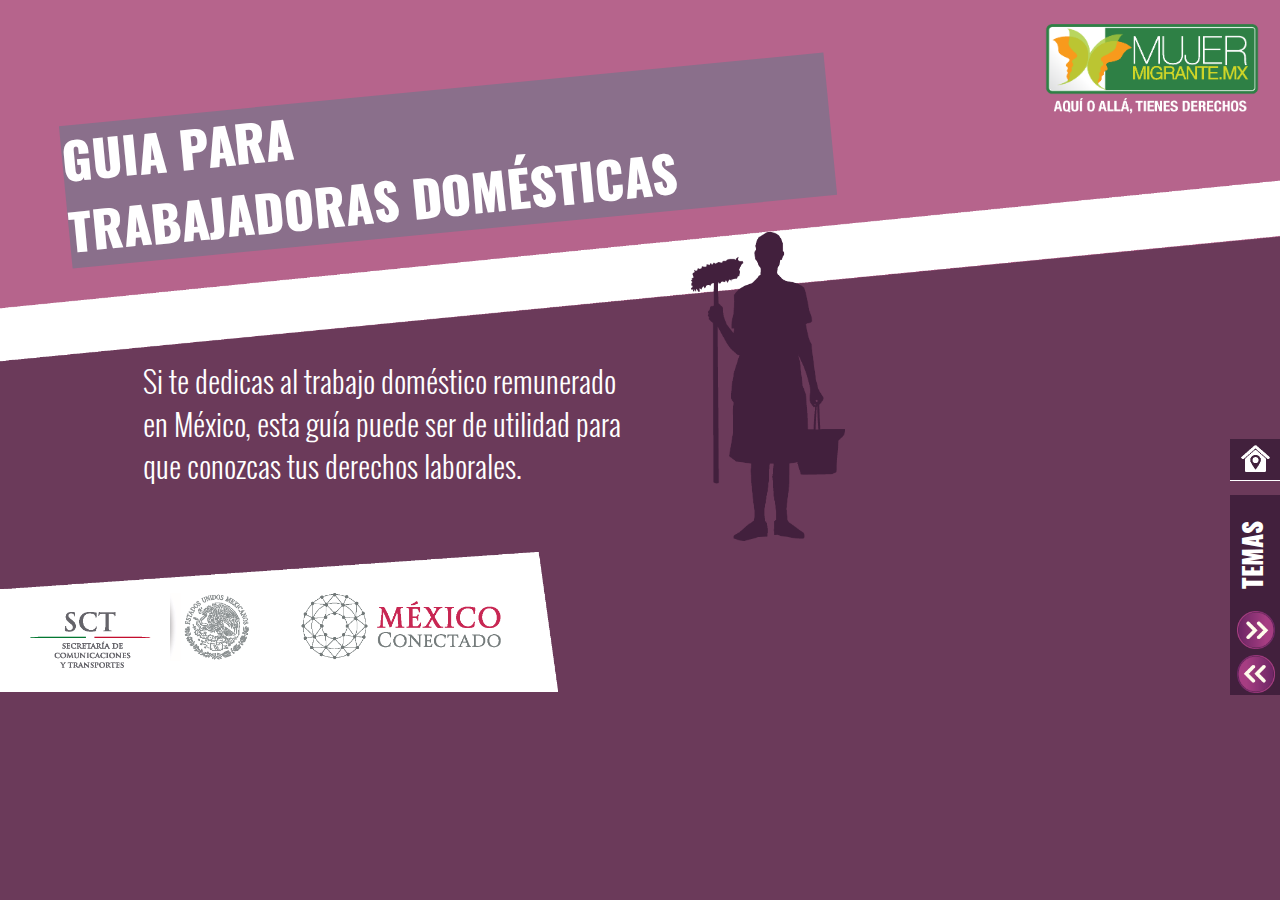
<file: index.html>
<!DOCTYPE HTML>
<html>
  <head>
    <meta http-equiv="content-type" content="text/html; charset=utf-8">
    <link href="css/bootstrap.css" rel="stylesheet" />
    <link href="css/style.css" rel="stylesheet" />
    <link href="css/index.css" rel="stylesheet" />
    <script type="text/javascript" src="js/jquery.js"></script>
    <script type="text/javascript" src="js/bootstrap.min.js"></script>
    <script type="text/javascript" src="js/personal.js"></script>
    <title>Index</title>
  </head>
  <body id='index'>
    <div id='cont'>
      <div id="home">
        <a href='index.html'>
          <img src='css/img/Home.png'>
        </a>
      </div>
      <div id="menu">
        <div id="txt">
          TEMAS
        </div>
        <div id="next">
           <a href='decalogo_derechos.html'><img src='css/img/H1.Next.png' class=''></a>
        </div>
        <div id="back">
          <img src='css/img/H1.back.png' class=''>
        </div>
      </div>
      <div id="sub-menu">
        <ul>
          <a href='decalogo_derechos.html'><li class='ln opt'>Decálogo de derechos laborales</li></a>
          <a href='defiende_derechos.html'><li class='ln opt'>Defiende tus derechos</li></a>
          <a href="hablemos_seguridad.html"><li class='ln opt'>Hablemos de seguridad social</li></a>
          <a href="conoce_cifras.html"><li class='opt'>Conoce las cifras</li></a>
        </ul>
      </div>
    </div>
    <div id="mm">
      <img src='css/img/H1.Logo MM.png'>
    </div>
    <div class="top">
      <img src='css/img/H1.top.png' class='top'>
    </div>
    <div id="header">
      GUIA PARA <br> TRABAJADORAS DOMÉSTICAS
    </div>
    <div id='int-mt' class="text col-xs-10 col-sm-5 col-md-5">
      Si te dedicas al trabajo doméstico remunerado
      en México, esta guía puede ser de utilidad para
      que conozcas tus derechos laborales.
    </div>
    <div class="col-xs-6 col-sm-3 col-md-2 col-xs-offset-3 col-sm-offset-0">
      <img src='css/img/H1.Silueta.png' class='col-xs-12 col-sm-12 col-md-12'>
    </div>
    <div class="col-xs-12 col-sm-7 col-md-6 logos">
      <img src='css/img/H1.Logos portal.png' class='col-xs-12 col-md-11 logos'>
    </div>
  </body>
</html>
</file>
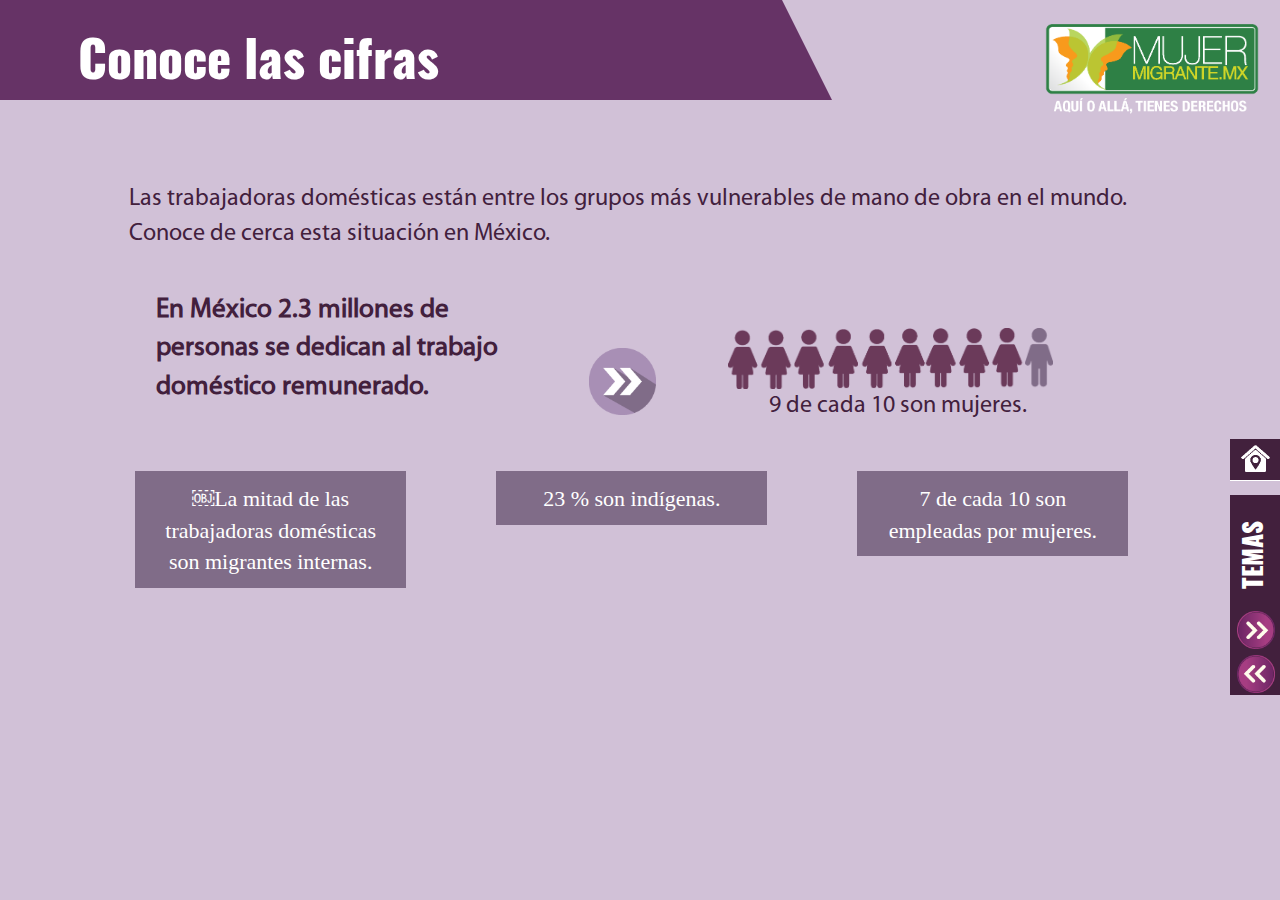
<file: conoce_cifras.html>
<!DOCTYPE HTML>
<html>
  <head>
    <meta http-equiv="content-type" content="text/html; charset=utf-8">
    <link href="css/bootstrap.css" rel="stylesheet" />
        <link href="css/style.css" rel="stylesheet" />
   <link href="css/dd.css" rel="stylesheet" />
    <script type="text/javascript" src="js/jquery.js"></script>
    <script type="text/javascript" src="js/bootstrap.min.js"></script>
     <script type="text/javascript" src="js/personal.js"></script>
   <script type="text/javascript" src="js/con_ci.js"></script>


    <title>Conoce cifras</title>
  </head>
 <body id='color'>
    <div id='cont'>
    <div id="home">
        <a href='index.html'>
          <img src='css/img/Home.png'>
        </a>
      </div>
      <div id="menu">
        <div id="txt">
          TEMAS
        </div>
        <div id="next">
          <img src='css/img/H1.Next.png' class=''>
        </div>
        <div id="back">
          <img src='css/img/H1.back.png' class=''>
        </div>
      </div>
      <div id="sub-menu">
        <ul>
           <a href='decalogo_derechos.html'><li class='ln opt'>Decálogo de derechos laborales</li></a>
          <a href='defiende_derechos.html'><li class='ln opt'>Defiende tus derechos</li></a>
          <a href="hablemos_seguridad.html"><li class='ln opt'>Hablemos de seguridad social</li></a>
          <a href="conoce_cifras.html"><li class='opt'>Conoce las cifras</li></a>
        </ul>
      </div>
    </div>
    <div id="mm">
      <img src='css/img/H1.Logo MM.png'>
    </div>

    <div class="oculto" id="cero">
      <div id="trapezoid">
        <div id='top-tittle' class='mar-left' >Conoce las cifras</div>
      </div>
      <div class="col-xs-11 col-md-11 ptext">
        <div class="mar-left">
          <p class='space2'>
          Las trabajadoras domésticas están entre los grupos más vulnerables de mano de obra en el mundo. Conoce de cerca esta situación en México.
          </p>
           </div>
      <div class="col-xs-11 col-md-12 ptext">
        <div class="mar-left">
        <div class="col-xs-8 col-md-5 ptext abajo2">

          <p class='space2 bigText'>En México 2.3 millones de personas se dedican al trabajo doméstico remunerado.</p>
        </div>
          <div class="col-xs-8 col-md-5 ptext">
              <img id="flecha" class="col-xs-5 col-md-3" src="css/img/H38 Icono.png">
        </div>
          <div class="col-xs-8 col-sm-7   col-md-5 col-md-offset-1  abajo2">
              <img id="flecha_w" class="col-xs-12 col-sm-11  col-md-11 col-md-offset-1" src="css/img/H38 Imagen.png">
               <p class=' col-md-offset-3 col-sm-12 col-md-12 bigText2'>   9 de cada 10 son mujeres.</p>
        </div>

          
        </div>
        <div class="col-xs-12 col-md-12 prin_sq">
        <div class="col-xs-7 col-sm-3  col-md-3 col-sm-offset-1 abajo2  sqSmall">
              
               <p class="w_sq">￼La mitad de las trabajadoras domésticas son migrantes internas.</p>
        </div>
        <div class="col-xs-7 col-sm-3  col-md-3 col-sm-offset-1 abajo2  sqSmall">
              
               <p class="w_sq">23 % son indígenas.</p>
        </div>

         <div class="col-xs-7 col-sm-3  col-md-3 col-sm-offset-1 abajo2  sqSmall">
              
               <p class="w_sq">7 de cada 10 son empleadas por mujeres.</p>
        </div>
        </div>

        </div>
      </div>
   
    </div>

     <div class="oculto" id="uno">
      <div id="top-tittle3" class="mar-left">Recuerda</div>
      
       <div class="col-xs-12 col-md-11">
        <img class="col-xs-12 col-md-12 col-md-offset-1" src="css/img/H39 Esquema.png">
       </div>
      <div class="col-xs-11 col-md-12 ptext">
       
        <div class="col-xs-12 col-md-12 prin_sq">
        <div class="col-xs-7 col-sm-3  col-md-3 col-sm-offset-1 abajo2  sqSmall">
              
               <p class="w_sq">￼￼La edad promedio es de 35 años. 5 % son menores de edad.</p>
        </div>
        <div class="col-xs-7 col-sm-3  col-md-3 col-md-offset-1 col-sm-offset-1 abajo2  sqSmall">
              
               <p class="w_sq">La mitad no ha concluido la educación básica.</p>
        </div>

         <div class="col-xs-7 col-sm-3  col-md-3 col-md-offset-1  col-sm-offset-1 abajo2 sqSmall">
              
               <p class="w_sq">62 % tiene dependientes económicos.</p>
        </div>
        </div>

       
      </div>
   
    </div>

     <div id="dos" class='oculto'>
        <div id="top-tittle3">Para terminar</div>
      <div id="d_s">
      <div id="im-1" class='col-xs-6 col-sm-3 col-md-3 col-xs-offset-3 col-sm-offset-0'>
        <img src='css/img/H40 Imagen.png' class='col-xs-12 col-md-11'>
      </div>
      <div class="col-xs-10 col-sm-7 col-md-7 ptext">
        <p>
          Como te darás cuenta, es importante que el trabajo doméstico sea valorado como tal para que se respeten los derechos de las personas que se dedican a él. <br> <br> Si esta información fue útil para ti, te invitamos a compartirla y correr la voz, pues hace falta que más personas tomen conciencia sobre los derechos laborales para lograr una sociedad más justa y equitativa.
        </p>
      </div>

       <div id="im-1" class='col-xs-7 col-sm-4 col-md-4 col-xs-offset-2 col-sm-offset-0'>
        <img id="fuent" src='css/img/H40 Fuentes.png' class='col-xs-12 col-sm-12 col-md-9 mouse' data-toggle="modal" data-target="#myModal22">
      </div>

        <!--Modal inicio-->
    <div class="modal fade" id="myModal22" tabindex="-1" role="dialog" aria-labelledby="myModalLabel">
      <div class="modal-dialog modal-md" role="document">
        <div class="modal-content m1">
          <div id='head-m0'class="modal-header">
            <button type="button" class="close" data-dismiss="modal" aria-label="Close"><span aria-hidden="true">&times;</span></button>
            <h4 class="modal-title" id="myModalLabel"></h4>
          </div>
          <div class="modal-body">
           
            <a target='_blank' href="http://beijing20.unwomen.org/es/infographic/economy"><p>http://beijing20.unwomen.org/es/infographic/economy</p></a>
             <a target='_blank' href="http://www.caceh.org.mx/resources/Carta.pdf"><p>http://www.caceh.org.mx/resources/Carta.pdf</p></a>
              <a target='_blank' href="http://www.caceh.org.mx/resources/CACEHEMPLEADORASlow.pdf"><p>http://www.caceh.org.mx/resources/CACEHEMPLEADORASlow.pdf</p></a>
             <a target='_blank' href="http://cedoc.inmujeres.gob.mx/documentos_download/101245.pdf"><p>http://cedoc.inmujeres.gob.mx/documentos_download/101245.pdf</p></a>
              <a target='_blank' href="http://www.conapred.org.mx/userfiles/files/TH_completo_FINAL_INACCSS.pdf"><p>http://www.conapred.org.mx/userfiles/files/TH_completo_FINAL_INACCSS.pdf</p></a>
             <a target='_blank' href="http://www.conapred.org.mx/documentos_cedoc/DocInfo-TrabsHog-30Marzo2015_INACCSS.pdf"><p>http://www.conapred.org.mx/documentos_cedoc/DocInfo-TrabsHog-30Marzo2015_INACCSS.pdf</p></a>
            <a target='_blank' href="http://www.imss.gob.mx/tramites/imss02030a"><p>http://www.imss.gob.mx/tramites/imss02030a</p></a>
            <a target='_blank' href="http://www.unwomen.org/~/media/headquarters/attachments/sec- tions/library/publications/2015/legislacion%20mex icana%20y%20derechos%20de%20las%20 trabajadoras%20migrantes.pdf"><p>http://www.unwomen.org/~/media/headquarters/attachments/sec- tions/library/publications/2015/legislacion%20mex icana%20y%20derechos%20de%20las%20 trabajadoras%20migrantes.pdf</p></a>
          </div>
        </div>
      </div>
    </div>
    <!--Modal fin-->
      </div>
     
    </div>


 


  </body>
</html>
</file>
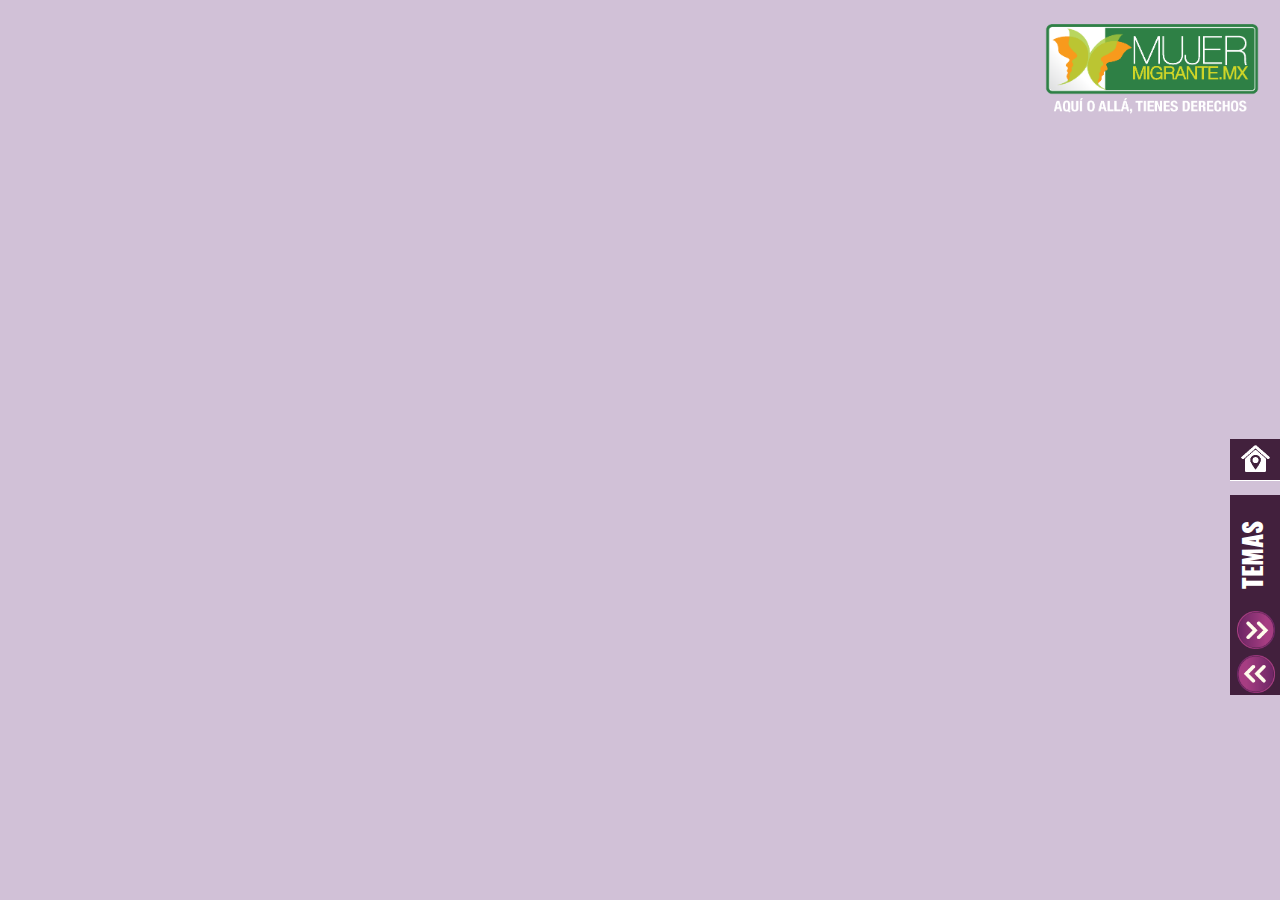
<file: decalogo_derechos.html>
<!DOCTYPE HTML>
<html>
  <head>
    <meta http-equiv="content-type" content="text/html; charset=utf-8">
    <link href="css/bootstrap.css" rel="stylesheet" />
    <link href="css/style.css" rel="stylesheet" />
    <link href="css/dec_der.css" rel="stylesheet" />
    <script type="text/javascript" src="js/jquery.js"></script>
    <script type="text/javascript" src="js/bootstrap.min.js"></script>
    <script type="text/javascript" src="js/dec_der.js"></script>
    <title>Defiende tus derechos</title>
  </head>
  <body id='color'>
    <div id='cont'>
      <div id="home">
        <a href='index.html'>
          <img src='css/img/Home.png'>
        </a>
      </div>
      <div id="menu">
        <div id="txt">
          TEMAS
        </div>
        <div id="next">
          <img src='css/img/H1.Next.png' class=''>
        </div>
        <div id="back">
          <img src='css/img/H1.back.png' class=''>
        </div>
      </div>
      <div id="sub-menu">
        <ul>
          <a href='decalogo_derechos.html'><li class='ln opt'>Decálogo de derechos laborales</li></a>
          <a href='defiende_derechos.html'><li class='ln opt'>Defiende tus derechos</li></a>
          <a href="hablemos_seguridad.html"><li class='ln opt'>Hablemos de seguridad social</li></a>
          <a href="conoce_cifras.html"><li class='opt'>Conoce las cifras</li></a>
        </ul>
      </div>
    </div>
    <div id="mm">
      <img src='css/img/H1.Logo MM.png'>
    </div>
    <div id="cero" class='content'>
      <div id="trapezoid">
        <div id='top-tittle' class='mar-left' >Decálogo de derechos</div>
      </div>
      <div class="col-xs-10 col-sm-6 col-md-6 ptext">
        <div class="mar-left">
          <p class='espacio'>
            Los derechos laborales forman parte de los derechos
            humanos universales, y es de suma importancia
            hacerlos valer dentro de los ámbitos de trabajo
            doméstico, donde lamentablemente suelen ser
            ignorados. Su propósito es respetar la dignidad
            humana y cubrir las necesidades básicas en el
            mundo del trabajo.
          </p>
          <p>
            Puedes encontrar los derechos de las trabajadoras
            del hogar en el título sexto,capítulo XIII de la Ley
            Federal del Trabajo. En esta guía podrás conocer
            los diez principales.
          </p>
        </div>
      </div>
      <div class="col-xs-7 col-sm-5 col-md-5 col-xs-offset-2 col-sm-offset-0">
        <img src='css/img/H3. Imagen.png' id='im-h3' class='col-xs-8 col-md-6'>
      </div>
      <div class="col-xs-12 col-md-12">
        <a href='http://www.caceh.org.mx/resources/Carta.pdf' target='_blank'>
          <div class="col-xs-8 col-sm-4 col-md-4 div-sp mar-left">
            Si te interesa saber más del tema,
            consulta la Carta de derechos
            de las trabajadoras del hogar.
          </div>
        </a>
        <div id='im-2' class="col-xs-8 col-sm-5 col-md-4">
          <img src='css/img/H3.Pregunta.png' class='col-xs-12 col-md-12' data-toggle="modal" data-target="#myModal">
        </div>
      </div>
    </div>
    <!--Modal inicio-->
    <div class="modal fade" id="myModal" tabindex="-1" role="dialog" aria-labelledby="myModalLabel">
      <div class="modal-dialog modal-lg" role="document">
        <div class="modal-content m0">
          <div id='head-m0'class="modal-header">
            <button type="button" class="close" data-dismiss="modal" aria-label="Close"><span aria-hidden="true">&times;</span></button>
            <h4 class="modal-title" id="myModalLabel"></h4>
          </div>
          <div class="modal-body">
            <p>
              Las trabajadoras migrantes tienen los mismos derechos que las mexicanas. Además,
              tienen el derecho a conservar su documento migratorio. Si la persona empleadora lo
              AQUÍ O ALLÁ, TIENES DERECHOS
              retiene, está cometiendo un delito.
            </p>
            <p>
              Si eres migrante, recuerda que también puedes obtener autorización para trabajar como
              empleada del hogar. Estos son los pasos que tienen que seguir tú y tu empleadora.
            </p>
            <p>
              <ol>
                <li>La empleadora debe estar inscrita como tal en el Instituto Nacional de Migración (INM).</li>
                <li>La empleadora presenta una oferta de trabajo al INM para solicitar la autorización de visa de la trabajadora.</li>
                <li>Después de verificar la oferta, el INM otorga un número único de trámite (NUT)</li>
                <li>La oficina consular realiza una entrevista a la trabajadora para comprobar la información obtenida.</li>
                <li>El INM autoriza la visa de visitante con permiso para realizar actividades remuneradas o la de residente temporal, dependiendo de la temporalidad de la oferta de empleo.</li>
                <li>La oficina consular expide la visa y se la entrega a la trabajadora migrante, quien al ingresar a México tendrá que tramitar una cita ante el INM, llenar una solicitud, presentar los documentos requeridos y realizar el pago correspondiente.</li>
                <li>El costo de la tarjeta de residente temporal con permiso de trabajo ante el INM es de $3,242.99 al año, aunque este pago no es requerido en el caso de migrantes que reciban el salario mínimo o menos.</li>
              </ol>
            </p>
          </div>
        </div>
      </div>
    </div>
    <!--Modal fin-->
    <div id="uno" class='content'>
      <div class="head col-xs-12 col-md-12">
        1. Contrato
      </div>
      <div id="" class='col-xs-6 col-sm-3 col-md-3 col-xs-offset-3 col-sm-offset-0'>
        <img src='css/img/H5.Imagen.png' class='col-xs-12 col-md-11'>
      </div>
      <div class="col-xs-10 col-sm-7 col-md-7 ptext">
        Es un trato o arreglo que debes hacer con tu patrona o
        patrón desde un inicio. En él se definirán las condiciones
        laborales mínimas (derechos y obligaciones) que tienen
        que cumplir ambas partes. El contrato puede ser por
        escrito o verbal, y tiene el mismo valor ante la ley en
        cualquiera de los dos casos, aunque es preferible el
        primero. Si tu contrato es verbal, te recomendamos
        contar con un testigo para tener pruebas.
      </div>
      <div id=''class="img-bot col-xs-12 col-md-12">
        <a href='http://www.caceh.org.mx/resources/CONVENIO-PARA-EL-TRABAJO-DEL%20HOGAR.pdf' target='_blank'>
          <div class="div-sp separacion col-xs-8 col-sm-3 col-md-3 col-xs-offset-1 col-md-offset-1">
            Descarga aquí un ejemplo de contrato escrito.
          </div>
        </a>
        <img src='css/img/H5.Icono.png' class='separacion col-xs-5 col-sm-2 col-md-2 col-xs-offset-3 col-md-offset-1 mouse' data-toggle="modal" data-target="#myModal1-2">
        <div id="im-3">
          <img src='css/img/H5.Pregunta.png' class='col-xs-10 col-sm-4 col-md-4 col-xs-offset-1 col-md-offset-1 mouse' data-toggle="modal" data-target="#myModal1">
        </div>
      </div>
    </div>
    <!--Modal inicio-->
    <div class="modal fade" id="myModal1-2" tabindex="-1" role="dialog" aria-labelledby="myModalLabel">
      <div class="modal-dialog modal-sm" role="document">
        <div class="modal-content m1">
          <div id='head-m0'class="modal-header">
            <button type="button" class="close" data-dismiss="modal" aria-label="Close"><span aria-hidden="true">&times;</span></button>
            <h4 class="modal-title" id="myModalLabel"></h4>
          </div>
          <div class="modal-body">
            <p>
              Solo 1 de cada 10 personas dedicadas al
              trabajo doméstico en México cuentan
              con contrato laboral por escrito
            </p>
          </div>
        </div>
      </div>
    </div>
    <!--Modal fin-->
    <!--Modal inicio-->
    <div class="modal fade" id="myModal1" tabindex="-1" role="dialog" aria-labelledby="myModalLabel">
      <div class="modal-dialog " role="document">
        <div class="modal-content m0">
          <div id='head-m0'class="modal-header">
            <button type="button" class="close" data-dismiss="modal" aria-label="Close"><span aria-hidden="true">&times;</span></button>
            <h4 class="modal-title" id="myModalLabel"></h4>
          </div>
          <div class="modal-body">
            <p>
              Algunos de los aspectos que se deben incluir en el contrato son:
            </p>
            <p>
              <ul>
                <li>Datos generales de ambas partes.</li>
                <li>Duración de la relación de trabajo.</li>
                <li>Trabajo o actividad por la cual eres contratada.</li>
                <li>Lugar donde se presta el trabajo.</li>
                <li>Duración de la jornada y horario de trabajo.</li>
                <li>Salario: forma, monto y día de pago.</li>
                <li>Prestaciones: días de descanso, vacaciones y aguinaldo.</li>
                <li>Condiciones o permisos especiales.</li>
              </ul>
            </p>
          </div>
        </div>
      </div>
    </div>
    <!--Modal fin-->
    <div id="dos" class='content'>
      <div class="head col-xs-12 col-md-12">
        2. Salario
      </div>
      <div id="im-1" class='col-xs-6 col-sm-3 col-md-3  col-xs-offset-3 col-sm-offset-0'>
        <img src='css/img/H5.Imagen.png' class='col-xs-12 col-sm-11 col-md-11'>
      </div>
      <div class="col-xs-10 col-sm-7 col-md-7 ptext">
        Consiste en una remuneración que garantice a ti y a tu
        familia una mejor calidad de vida. Tu salario debe ser
        determinado por la cantidad de trabajo y tamaño de la
        vivienda, así como el número de personas y mascotas
        atendidas.
      </div>
      <div id=''class="img-bot col-xs-12 col-md-12">
        <div id="im-2">
          <img src='css/img/H5.Icono.png' class='col-xs-3 col-sm-2 col-md-2 col-xs-offset-2 col-md-offset-2 mouse separacion' data-toggle="modal" data-target="#myModal2-2">
        </div>
        <div id="im-3">
          <img src='css/img/H8.Pregunta.png' class='col-xs-8 col-sm-4 col-md-4 col-xs-offset-2 col-md-offset-2 mouse' data-toggle="modal" data-target="#myModal2">
        </div>
      </div>
    </div>
    <!--Modal inicio-->
    <div class="modal fade" id="myModal2-2" tabindex="-1" role="dialog" aria-labelledby="myModalLabel">
      <div class="modal-dialog modal-sm" role="document">
        <div class="modal-content ">
          <div id='head-m0'class="modal-header">
            <button type="button" class="close" id='white'data-dismiss="modal" aria-label="Close"><span aria-hidden="true">&times;</span></button>
            <h4 class="modal-title" id="myModalLabel"></h4>
          </div>
          <div class="modal-body">
            <div class='row'>
              <img src='css/img/H8. Ventana icono.png' class='col-xs-12 col-md-12'>
            </div>
          </div>
        </div>
      </div>
    </div>
    <!--Modal fin-->
    <!--Modal inicio-->
    <div class="modal fade" id="myModal2" tabindex="-1" role="dialog" aria-labelledby="myModalLabel">
      <div class="modal-dialog " role="document">
        <div class="modal-content m0">
          <div id='head-m0'class="modal-header">
            <button type="button" class="close" data-dismiss="modal" aria-label="Close"><span aria-hidden="true">&times;</span></button>
            <h4 class="modal-title" id="myModalLabel"></h4>
          </div>
          <div class="modal-body">
            <p>
              Algunos de los aspectos que se deben incluir en el contrato son:
            </p>
            <p>
              <ul>
                <li>El salario mínimo profesional de la zona donde trabajas.</li>
                <li>El salario base que ganan otras trabajadoras del hogar que realicen un trabajo similar.</li>
                <li>La jornada de trabajo por día y el pago de horas extra, si las hay.</li>
              </ul>
            </p>
          </div>
        </div>
      </div>
    </div>
    <!--Modal fin-->
    <div id="tres" class='content'>
      <div class="head col-xs-12 col-md-12">
        3. Jornada <br class='space'>por semana
      </div>
      <div id="im-1" class='col-xs-6 col-sm-3 col-md-3 col-xs-offset-3 col-sm-offset-0'>
        <img src='css/img/H10.Imagen.png' class='col-xs-12 col-sm-11 col-md-11'>
      </div>
      <div class="col-xs-10 col-sm-7 col-md-7 ptext">
        <p>
          La jornada regular es de 48 horas de trabajo repartidas
          en 6 días y un día de descanso obligatorio semanal
          (preferentemente el domingo) que también debe
          incluirse en el pago.
        </p>
        <p>
          Si de vez en cuando trabajas la semana completa sin día
          de descanso, se debe pagar un salario doble por ese día.
        </p>
      </div>
      <div id=''class="img-bot col-xs-12 col-sm-12 col-md-12">
        <div id="im-2">
          <img src='css/img/H5.Icono.png' class='col-xs-3 col-sm-2 col-md-2 col-xs-offset-2 col-md-offset-2 mouse separacion'data-toggle="modal" data-target="#myModal3-2">
        </div>
        <div id="im-3">
          <img src='css/img/H10. Pregunta.png' class='col-xs-8 col-sm-4 col-md-4 col-xs-offset-2 col-md-offset-2 mouse' data-toggle="modal" data-target="#myModal3">
        </div>
      </div>
    </div>
    <!--Modal inicio-->
    <div class="modal fade" id="myModal3-2" tabindex="-1" role="dialog" aria-labelledby="myModalLabel">
      <div class="modal-dialog modal-sm" role="document">
        <div class="modal-content m1">
          <div id='head-m0'class="modal-header">
            <button type="button" class="close" data-dismiss="modal" aria-label="Close"><span aria-hidden="true">&times;</span></button>
            <h4 class="modal-title" id="myModalLabel"></h4>
          </div>
          <div class="modal-body">
            <p>
              El 46% trabaja más de 8 horas al día.
            </p>
          </div>
        </div>
      </div>
    </div>
    <!--Modal fin-->
    <!--Modal inicio-->
    <div class="modal fade" id="myModal3" tabindex="-1" role="dialog" aria-labelledby="myModalLabel">
      <div class="modal-dialog " role="document">
        <div class="modal-content m0">
          <div id='head-m0'class="modal-header">
            <button type="button" class="close" data-dismiss="modal" aria-label="Close"><span aria-hidden="true">&times;</span></button>
            <h4 class="modal-title" id="myModalLabel"></h4>
          </div>
          <div class="modal-body">
            <p>
              Es obligación de la empleadora respetar tu día de descanso o
              remunerarlo de acuerdo a la ley. Al mismo tiempo, es tu obligación
              cumplir con la jornada semanal y no faltar sin causa justificada.
            </p>
          </div>
        </div>
      </div>
    </div>
    <!--Modal fin-->
    <div id="cuatro" class='content'>
      <div class="head col-xs-12 col-md-12">
        4. Días de  <br class='space'>descanso
      </div>
      <div id="im-1" class='col-xs-6 col-sm-3 col-md-3 col-xs-offset-3 col-sm-offset-0'>
        <img src='css/img/H12.Imagen.png' class='col-xs-12 col-sm-11 col-md-11'>
      </div>
      <div class="col-xs-10 col-sm-7 col-md-7 ptext">
        <p>
          Hay días de descanso obligatorio o días feriados
          marcados por la Ley Federal del Trabajo, los cuales
          deben ser pagados como si se trabajaran. Si decides
          voluntariamente trabajar alguno de estos días y no se
          intercambia por otro día de descanso, deberá ser
          pagado con un salario triple.
        </p>
      </div>
      <div id=''class="img-bot col-xs-12 col-sm-12 col-md-12">
        <div id="im-3">
          <img src='css/img/H12.Pregunta.png' class='col-xs-8 col-sm-4 col-md-4 col-xs-offset-2 col-sm-offset-6 col-md-offset-6 mouse' data-toggle="modal" data-target="#myModal4">
        </div>
      </div>
    </div>
    <!--Modal inicio-->
    <div class="modal fade" id="myModal4" tabindex="-1" role="dialog" aria-labelledby="myModalLabel">
      <div class="modal-dialog " role="document">
        <div class="modal-content m0">
          <div id='head-m0'class="modal-header">
            <button type="button" class="close" data-dismiss="modal" aria-label="Close"><span aria-hidden="true">&times;</span></button>
            <h4 class="modal-title" id="myModalLabel"></h4>
          </div>
          <div class="modal-body">
            <p>
              Los días marcados por la ley son:
            </p>
            <p>
              <ul>
                <li>El 1 de enero (Año Nuevo).</li>
                <li>El 5 de febrero (Día de la Constitución Mexicana).</li>
                <li>El 21 de marzo (Natalicio de Benito Juárez).</li>
                <li>El 1 de mayo (Día del Trabajo).</li>
                <li>El 16 de septiembre (Día de la Independencia de México).</li>
                <li>El 20 de noviembre (Día de la Revolución Mexicana).</li>
                <li>El 25 de diciembre (Navidad).</li>
              </ul>
            </p>
          </div>
        </div>
      </div>
    </div>
    <!--Modal fin-->
    <div id="cinco" class='content'>
      <div class="head col-xs-12 col-md-12">
        5. Vacaciones
      </div>
      <div id="im-1" class='col-xs-6 col-sm-3 col-md-3 col-xs-offset-3 col-sm-offset-0'>
        <img src='css/img/H14 Imagen.png' class='col-xs-12 col-sm-11 col-md-11'>
      </div>
      <div class="col-xs-10 col-sm-7 col-md-7 ptext">
        <p>
          Son un periodo de descanso con goce de salario que
          debes recibir en días laborales. Generalmente se
          otorgan al cumplir un año de servicio prestado y
          aumentan a través de los años de trabajo.
        </p>
        <p>
          También tienes derecho a recibir la prima vacacional,
          que es un pago adicional generado en el periodo de
          descanso. Esta no debe ser menor al 25 % del salario
          que te corresponde recibir durante tus vacaciones.
        </p>
      </div>
      <div id=''class="img-bot col-xs-12 col-sm-12 col-md-12">
        <div id="im-2">
          <img src='css/img/H5.Icono.png' class='col-xs-3 col-sm-2 col-md-2 col-xs-offset-2 col-sm-offset-2 col-md-offset-2 mouse separacion' data-toggle="modal" data-target="#myModal5-2">
        </div>
        <div id="im-3">
          <img src='css/img/H14.Tip.png' class='col-xs-7 col-sm-3 col-md-3 col-xs-offset-2 col-sm-offset-2 col-md-offset-2 mouse' data-toggle="modal" data-target="#myModal5">
        </div>
      </div>
    </div>
    <!--Modal inicio-->
    <div class="modal fade" id="myModal5-2" tabindex="-1" role="dialog" aria-labelledby="myModalLabel">
      <div class="modal-dialog modal-sm" role="document">
        <div class="modal-content m1">
          <div id='head-m0'class="modal-header">
            <button type="button" class="close" data-dismiss="modal" aria-label="Close"><span aria-hidden="true">&times;</span></button>
            <h4 class="modal-title" id="myModalLabel"></h4>
          </div>
          <div class="modal-body">
            <p>
              Solo una tercera parte de las trabajadoras tiene
              vacaciones con goce de sueldo.
            </p>
            <p>
              Solo 2 de cada 10 reciben prima vacacional.
            </p>
          </div>
        </div>
      </div>
    </div>
    <!--Modal fin-->
    <!--Modal inicio-->
    <div class="modal fade" id="myModal5" tabindex="-1" role="dialog" aria-labelledby="myModalLabel">
      <div class="modal-dialog " role="document">
        <div class="modal-content m0">
          <div id='head-m0'class="modal-header">
            <button type="button" class="close" data-dismiss="modal" aria-label="Close"><span aria-hidden="true">&times;</span></button>
            <h4 class="modal-title" id="myModalLabel"></h4>
          </div>
          <div class="modal-body">
            <p>
              Toma nota de los días que llevas trabajando; así podrás calcular
              cada año lo que te corresponde de vacaciones y prima vacacional.
            </p>
          </div>
        </div>
      </div>
    </div>
    <!--Modal fin-->
    <div id="seis" class='content'>
      <div class="head col-xs-12 col-md-12">
        6. Aguinaldo
      </div>
      <div id="im-1" class='col-xs-6 col-sm-3 col-md-3 col-xs-offset-3 col-sm-offset-0'>
        <img src='css/img/H16.Imagen.png' class='col-xs-12 sol-sm-11 col-md-11'>
      </div>
      <div class="col-xs-10 col-sm-7 col-md-7 ptext">
        <p>
          Es un pago adicional de al menos 15 días de salario que
          debes recibir cada año antes del 20 de diciembre.
        </p>
        <p>
          Si no has cumplido todavía un año de servicios en
          diciembre, si dejaste tu trabajo o si fuiste despedida
          antes de diciembre, tu aguinaldo será proporcional al
          tiempo que hayas prestado tus servicios.
        </p>
      </div>
      <div id=''class="img-bot col-xs-12 col-sm-12 col-md-12">
        <div id="im-2">
          <img src='css/img/H5.Icono.png' class='col-xs-3 col-sm-2 col-md-2 col-xs-offset-2 col-sm-offset-2 col-md-offset-2 mouse separacion' data-toggle="modal" data-target="#myModal6-2">
        </div>
        <div id="im-3">
          <img src='css/img/H14.Tip.png' class='col-xs-7 col-sm-3 col-md-3 col-xs-offset-2 col-sm-offset-2 col-md-offset-2 mouse' data-toggle="modal" data-target="#myModal6">
        </div>
      </div>
    </div>
    <!--Modal inicio-->
    <div class="modal fade" id="myModal6-2" tabindex="-1" role="dialog" aria-labelledby="myModalLabel">
      <div class="modal-dialog modal-sm" role="document">
        <div class="modal-content m1">
          <div id='head-m0'class="modal-header">
            <button type="button" class="close" data-dismiss="modal" aria-label="Close"><span aria-hidden="true">&times;</span></button>
            <h4 class="modal-title" id="myModalLabel"></h4>
          </div>
          <div class="modal-body">
            <p>
              El 57% de las trabajadoras reciben aguinaldo.
            </p>
          </div>
        </div>
      </div>
    </div>
    <!--Modal fin-->
    <!--Modal inicio-->
    <div class="modal fade" id="myModal6" tabindex="-1" role="dialog" aria-labelledby="myModalLabel">
      <div class="modal-dialog " role="document">
        <div class="modal-content m0">
          <div id='head-m0'class="modal-header">
            <button type="button" class="close" data-dismiss="modal" aria-label="Close"><span aria-hidden="true">&times;</span></button>
            <h4 class="modal-title" id="myModalLabel"></h4>
          </div>
          <div class="modal-body">
            <p>
              Al igual que con tus vacaciones, toma nota de los días que llevas
              trabajando; así sabrás cuánto te corresponde de aguinaldo en caso
              de que dejes tu trabajo.
            </p>
          </div>
        </div>
      </div>
    </div>
    <!--Modal fin-->
    <div id="siete" class="content">
      <div class="head col-xs-12 col-md-12">
        7. Gastos <br class='space'>médicos
      </div>
      <div id="im-1" class='col-xs-6 col-sm-3 col-md-3 col-xs-offset-3 col-sm-offset-0'>
        <img src='css/img/H18 Imagen.png' class='col-xs-12 col-sm-11 col-md-11'>
      </div>
      <div class="col-xs-10 col-sm-7 col-md-7 ptext">
        <p>
          Los gastos de enfermedad o accidente que pudieras tener
          deben ser pagados por las patronas. Tienes derecho a:
        </p>
        <p>
          <ul>
            <li>Que se pague el salario correspondiente hasta por un mes.</li>
            <li>Si la enfermedad que padeces no es crónica, se debe pagar la asistencia médica hasta que te cures o recibas algún servicio asistencial.</li>
            <li>
              Si la enfermedad es crónica y has prestado tus servicios
              durante seis meses o más, se debe pagar la asistencia
              médica hasta por tres meses.
            </li>
            <li>Recibir una incapacidad, pago de gastos médicos y mantener tu trabajo hasta recuperarte.</li>
          </ul>
        </p>
      </div>
      <div id=''class="img-bot col-xs-12 col-sm-12 col-md-12">
        <div id="im-2">
          <img src='css/img/H5.Icono.png' class='col-xs-3 col-sm-2 col-md-2 col-xs-offset-2 col-sm-offset-2 col-md-offset-2 mouse separacion' data-toggle="modal" data-target="#myModal7-2">
        </div>
        <div id="im-3">
          <img src='css/img/H14.Tip.png' class='col-xs-6 col-sm-3 col-md-3 col-xs-offset-2 col-sm-offset-2 col-md-offset-2 mouse' data-toggle="modal" data-target="#myModal7">
        </div>
      </div>
    </div>
    <!--Modal inicio-->
    <div class="modal fade" id="myModal7-2" tabindex="-1" role="dialog" aria-labelledby="myModalLabel">
      <div class="modal-dialog modal-md" role="document">
        <div class="modal-content ">
          <div id='head-m0'class="modal-header">
            <button type="button" id='white' class="close" data-dismiss="modal" aria-label="Close"><span aria-hidden="true">&times;</span></button>
            <h4 class="modal-title" id="myModalLabel"></h4>
          </div>
          <div class="modal-body">
            <div class='row'>
              <img src='css/img/H19 Venta icono.png' class='col-xs-12 col-md-12'>
            </div>
          </div>
        </div>
      </div>
    </div>
    <!--Modal fin-->
    <!--Modal inicio-->
    <div class="modal fade" id="myModal7" tabindex="-1" role="dialog" aria-labelledby="myModalLabel">
      <div class="modal-dialog " role="document">
        <div class="modal-content m0">
          <div id='head-m0'class="modal-header">
            <button type="button" class="close" data-dismiss="modal" aria-label="Close"><span aria-hidden="true">&times;</span></button>
            <h4 class="modal-title" id="myModalLabel"></h4>
          </div>
          <div class="modal-body">
            <p>
              <ul>
                <li>No realices tareas que sean peligrosas</li>
                <li>Solicita los utensilios necesarios para protegerte en tu trabajo.</li>
                <li>Toma las precauciones suficientes al realizar tareas difíciles.</li>
                <li>Aprende a usar con cuidado el gas, electricidad, productos inflamables, etcétera.</li>
                <li>Atiende tus enfermedades adecuadamente.</li>
              </ul>
            </p>
          </div>
        </div>
      </div>
    </div>
    <!--Modal fin-->
    <div id="ocho" class='content'>
      <div class="head col-xs-12 col-md-12">
        8. Maternidad
      </div>
      <div id="im-1" class='col-xs-6 col-sm-3 col-md-3 col-xs-offset-3 col-sm-offset-0'>
        <img src='css/img/H21 Imagen.png' class='col-xs-12 col-sm-11 col-md-11'>
      </div>
      <div class="col-xs-10 col-sm-7 col-md-7 ptext">
        <p>
          Por ley, debes gozar de un mes de descanso antes de la
          fecha fijada para el parto y otros dos después del mismo,
          percibiendo tu salario íntegro y conservando tu trabajo. Este
          tiempo debe ser contemplado como tiempo trabajado para
          efectos de antigüedad y prestaciones.
        </p>
      </div>
      <div id=''class="img-bot col-xs-12 col-sm-12 col-md-12">
        <div id="im-2">
          <img src='css/img/H5.Icono.png' class='col-xs-3 col-sm-2 col-md-2 col-xs-offset-2 col-sm-offset-2 col-md-offset-2 mouse separacion' data-toggle="modal" data-target="#myModal8-2">
        </div>
        <div id="im-3">
          <img src='css/img/H21. Pregunta.png' class='col-xs-7 col-sm-4 col-md-4 col-xs-offset-2 col-sm-offset-2 col-md-offset-2 mouse separacion' data-toggle="modal" data-target="#myModal8">
        </div>
      </div>
    </div>
    <!--Modal inicio-->
    <div class="modal fade" id="myModal8-2" tabindex="-1" role="dialog" aria-labelledby="myModalLabel">
      <div class="modal-dialog modal-sm" role="document">
        <div class="modal-content m1">
          <div id='head-m0'class="modal-header">
            <button type="button" class="close" data-dismiss="modal" aria-label="Close"><span aria-hidden="true">&times;</span></button>
            <h4 class="modal-title" id="myModalLabel"></h4>
          </div>
          <div class="modal-body">
            <p>
              1 de cada 10 trabajadoras domésticas ha
              sido despedida por estar embarazada.
            </p>
          </div>
        </div>
      </div>
    </div>
    <!--Modal fin-->
    <!--Modal inicio-->
    <div class="modal fade" id="myModal8" tabindex="-1" role="dialog" aria-labelledby="myModalLabel">
      <div class="modal-dialog " role="document">
        <div class="modal-content m0">
          <div id='head-m0'class="modal-header">
            <button type="button" class="close" data-dismiss="modal" aria-label="Close"><span aria-hidden="true">&times;</span></button>
            <h4 class="modal-title" id="myModalLabel"></h4>
          </div>
          <div class="modal-body">
            <p>
              Durante el embarazo, no debes realizar trabajos que exijan un esfuerzo
              considerable o que impliquen un riesgo para tu salud. Evita actividades
              peligrosas:
            </p>
            <p>
              <ul>
                <li>Subir o bajar escaleras constantemente.</li>
                <li>Grandes esfuerzos físicos como mover cosas pesadas.</li>
                <li>Estar de pie durante largo tiempo.</li>
              </ul>
            </p>
          </div>
        </div>
      </div>
    </div>
    <!--Modal fin-->
    <div id="nueve" class='content'>
      <div class="head col-xs-12 col-md-12">
        9. Despido <br class='space'>injustificado
      </div>
      <div id="im-1" class='col-xs-6 col-sm-3 col-md-3 col-xs-offset-3 col-sm-offset-0'>
        <img src='css/img/H23 Imagen.png' class='col-xs-12 col-sm-11 col-md-11'>
      </div>
      <div class="col-xs-10 col-sm-7 col-md-7 ptext">
        <p>
          Si te han dicho que estás despedida sin razón evidente o
          si te tratan mal y te presionan para que te retires, toma las
          siguientes medidas:
        </p>
        <p>
          <ul>
            <li>Si sospechas que quieren despedirte, no aceptes regalos materiales.</li>
            <li>Conserva los comprobantes de tus artículos de uso personal.</li>
            <li>Nunca firmes ningún papel que te den; solo léelo cuidadosamente.</li>
            <li>Procura que haya quien dé testimonio a tu favor en el momento del despido.</li>
            <li>No dejes pasar más de 30 días para acudir a las instancias de defensa.</li>
            <li>No grites ni insultes a tu patrona o patrón. Si recibes alguna agresión, busca defensa legal y testimonios.</li>
            <li>No saques de la casa cosas que no te pertenezcan.</li>
            <li>Si te impiden tomar tus pertenencias, evita las peleas y levanta un acta por despojo.</li>
          </ul>
        </p>
      </div>
      <div id=''class="col-xs-4 col-sm-3 col-md-3 col-xs-offset-4 col-sm-offset-0">
        <div id="im-2">
          <img src='css/img/H5.Icono.png' class='col-xs-10 col-sm-8 col-md-7 mouse' data-toggle="modal" data-target="#myModal9-2">
        </div>
      </div>
    </div>
    <!--Modal inicio-->
    <div class="modal fade" id="myModal9-2" tabindex="-1" role="dialog" aria-labelledby="myModalLabel">
      <div class="modal-dialog modal-lg" role="document">
        <div class="modal-content ">
          <div id='head-m0'class="modal-header">
            <button type="button" class="close" id='white'data-dismiss="modal" aria-label="Close"><span aria-hidden="true">&times;</span></button>
            <h4 class="modal-title" id="myModalLabel"></h4>
          </div>
          <div class="modal-body">
            <div class='row'>
              <img src='css/img/H24 Ventana icono.png' class='col-xs-12 col-md-12'>
            </div>
          </div>
        </div>
      </div>
    </div>
    <!--Modal fin-->
    <div id="diez" class='content'>
      <div class="head col-xs-12 col-md-12">
        10. Indemnización
      </div>
      <div id="im-1" class='col-xs-6 col-sm-3 col-md-3 col-xs-offset-3 col-sm-offset-0'>
        <img src='css/img/H25 Imagen.png' class='col-xs-12 col-sm-11 col-md-11'>
      </div>
      <div class="col-xs-10 col-sm-7 col-md-7 ptext">
        <p>
          Es el pago que recibes como compensación por haber sufrido
          un despido injustificado o una violación a tus derechos
          laborales. Para fijar la cantidad, se debe tomar en cuenta la
          duración del contrato de trabajo y el tiempo que has prestado
          tus servicios.
        </p>
        <p>
          Si tu contrato es por tiempo indeterminado, la indemnización
          correspondiente es de 20 días de salario por año trabajado,
          además de tres meses de salario como compensación por no
          poder ser reinstalada
        </p>
      </div>
      <div id=''class="img-bot col-xs-12 col-sm-11 col-md-11">
        <div id="im-3">
          <img src='css/img/H25 Pregunta.png' class='col-xs-9 col-sm-6 col-md-5 col-xs-offset-1 col-sm-offset-5 col-md-offset-5 mouse' data-toggle="modal" data-target="#myModal10">
        </div>
      </div>
    </div>
    <!--Modal inicio-->
    <div class="modal fade" id="myModal10" tabindex="-1" role="dialog" aria-labelledby="myModalLabel">
      <div class="modal-dialog " role="document">
        <div class="modal-content m0">
          <div id='head-m0'class="modal-header">
            <button type="button" class="close" data-dismiss="modal" aria-label="Close"><span aria-hidden="true">&times;</span></button>
            <h4 class="modal-title" id="myModalLabel"></h4>
          </div>
          <div class="modal-body">
            <p>
              A esto se suman otros derechos:
            </p>
            <p>
              <ul>
                <li>
                  Aguinaldo, las vacaciones y la prima vacacional de acuerdo al
                  tiempo trabajado en el último año y de los años anteriores que no
                  se hubiesen pagado.
                </li>
                <li>Pago de salario hasta el último día trabajado y los salarios vencidos desde el despido hasta que se pague la indemnización.</li>
                <li>Prima de antigüedad de acuerdo al tiempo trabajado.</li>
              </ul>
            </p>
          </div>
        </div>
      </div>
    </div>
    <!--Modal fin-->
  </body>
</html>
</file>
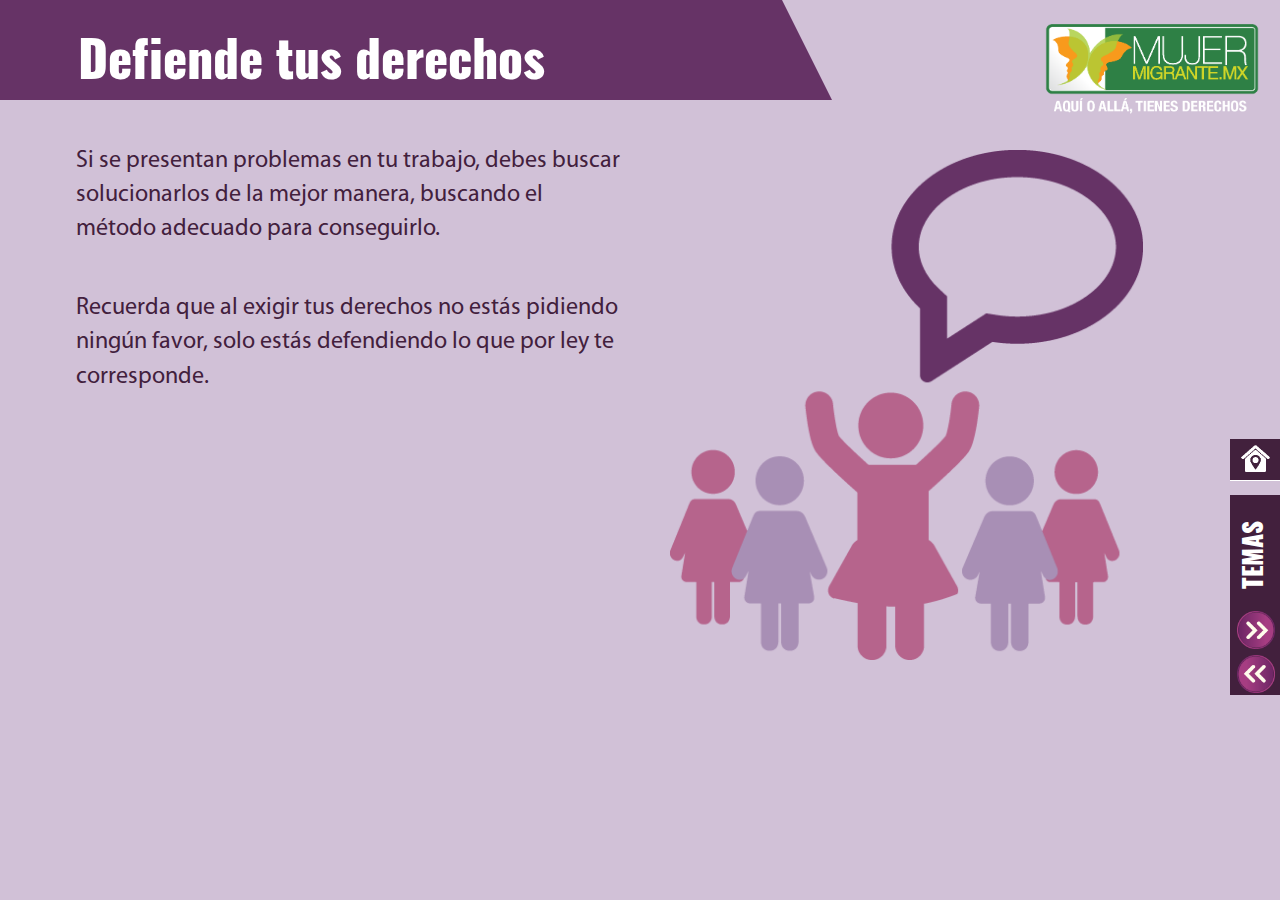
<file: defiende_derechos.html>
<!DOCTYPE HTML>
<html>
  <head>
    <meta http-equiv="content-type" content="text/html; charset=utf-8">
    <link href="css/bootstrap.css" rel="stylesheet" />
        <link href="css/style.css" rel="stylesheet" />
   <link href="css/dd.css" rel="stylesheet" />
    <script type="text/javascript" src="js/jquery.js"></script>
    <script type="text/javascript" src="js/bootstrap.min.js"></script>
     <script type="text/javascript" src="js/personal.js"></script>
    <script type="text/javascript" src="js/def_der.js"></script>

    <title>Defiende tus derechos</title>
  </head>
 <body id='color'>
    <div id='cont'>
    <div id="home">
        <a href='index.html'>
          <img src='css/img/Home.png'>
        </a>
      </div>
      <div id="menu">
        <div id="txt">
          TEMAS
        </div>
        <div id="next">
              <img src='css/img/H1.Next.png' class=''>
        </div>
        <div id="back">
          <img src='css/img/H1.back.png' class=''>
        </div>
      </div>
      <div id="sub-menu">
        <ul>
         <a href='decalogo_derechos.html'><li class='ln opt'>Decálogo de derechos laborales</li></a>
          <a href='defiende_derechos.html'><li class='ln opt'>Defiende tus derechos</li></a>
          <a href="hablemos_seguridad.html"><li class='ln opt'>Hablemos de seguridad social</li></a>
          <a href="conoce_cifras.html"><li class='opt'>Conoce las cifras</li></a>
        </ul>
      </div>
    </div>
    <div id="mm">
      <img src='css/img/H1.Logo MM.png'>
    </div>

    <div class="oculto" id="cero">
      <div id="trapezoid">
        <div id='top-tittle' class='mar-left' >Defiende tus derechos</div>
      </div>
      <div class="col-xs-10 col-sm-6 col-md-6 ptext">
        <div class="mar-left">
          <p class='space2'>
           Si se presentan problemas en tu trabajo, debes buscar solucionarlos de la mejor manera, buscando el método adecuado para conseguirlo.

          </p>
          <br>
          <p>
            Recuerda que al exigir tus derechos no estás pidiendo ningún favor, solo estás defendiendo lo que por ley te corresponde.
          </p>
        </div>
      </div>
      <div class="col-xs-7 col-sm-5 col-md-5">
        <img src='css/img/H26 Imagen.png' id='im-26' class='col-xs-12 col-md-12'>
      </div>
    </div>

    <div class="oculto" id="uno">
      <div id="top-tittle2" class="mar-left">Recuerda</div>
      <div class="col-xs-10 col-sm-6 col-md-6 ptext">
        <div class="mar-left">
          <p class='space'>
          Es importante que conozcas tus derechos, pero también tienes que considerar las obligaciones que debes cumplir como empleada.

          </p>
          <br>
          <li>Respeta a las personas que te den empleo, así como a sus familias y visitas.</li>
          <li>Cuida el manejo de la casa y de las pertenencias: maneja con precaución los utensilios de trabajo, especialmente los electrodomésticos.</li>
          <li>Desempeña profesionalmente tu trabajo, no faltes sin justificación ni afectes las relaciones humanas.</li>
          <li> Si decides dejar tu trabajo, avisa con una semana de anticipación como mínimo y explica con claridad los motivos de tu retiro.</li>
        </div>
      </div>
      <div class="col-xs-7 col-sm-5 col-md-5">
        <img src='css/img/H27 Imagen.png' id='im-26' class='col-md-offset-2 col-xs-6 col-md-6'>
      </div>
    </div>


    <div class="oculto" id="dos">
      <div id="top-tittle2" class="mar-left">¿Diálogo o demanda?</div>
      <div class="col-xs-10 col-sm-6 col-md-6 ptext">
        <div class="mar-left">
          <p class='space'>
          Para entablar una demanda laboral, es imprescindible contar con asesoría legal, pero antes de ese primer paso se debe intentar un arreglo entre las personas afectadas (trabajadora y empleadora), sin hacer intervenir a las autoridades laborales. Este paso solo se debe omitir si las condiciones no lo permiten, y es conocido como conciliación o negociación.
          </p>
          <br>
          <p>Si por ese medio no se logra ningún acuerdo, entonces se debe acudir a las autoridades del trabajo para iniciar un juicio por medio de una demanda laboral.</P>
          <p>Este es el último recurso que las trabajadoras tienen para obligar a su empleadora o empleador
          a respetar sus derechos laborales.</p>      
        </div>
      </div>
      <div class="col-xs-7 col-sm-5 col-md-5">
        <img src='css/img/H28 Imagen.png' id='im-28' class='col-md-offset-2 col-xs-offset-2 col-xs-12 col-md-8'>
      </div>
    </div>
  


    <div class="oculto" id="tres">
      <div id="top-tittle2" class="mar-left">Junta de Conciliación y Arbitraje</div>
        <div class="col-xs-11 col-sm-11 col-md-11 ptext">
        <div class="mar-left">
          <p class='space2' >Su función es impartir justicia y promover la armonía en las relaciones laborales, así como garantizar, a personas trabajadoras y empleadoras, respeto de la ley, transparencia y seguridad jurídica en la resolución de los conflictos laborales. Puedes acudir a ella si fuiste despedida de tu trabajo, preferentemente con asesoría de alguna institución.</p>
        </div>
      </div>

       <div class="col-xs-12 col-md-12 down">
        
          <div class="col-xs-5 col-md-5 div-sp mar-left col-md-offset-1 col-xs-offset-2  down abajo">
            ￼Este tipo de trámites se realiza a nivel regional, por lo que necesitarás acudir a la Junta Local de Conciliación y Arbitraje de tu entidad.
          </div>
        </a>
        <div id='im-2' class="col-xs-6 col-md-4 col-md-offset-1 col-xs-offset-2">
          <img src='css/img/H29 Imagen.png' class='col-xs-12 col-md-12'>
        </div>
      </div>

    </div>


    <div class="oculto" id="cuatro">
        <div id="top-tittle2" class="mar-left">Procuraduría de Defensa del Trabajo</div>
        <div class="col-xs-11 col-sm-11 col-md-11 ptext">
        <div class="mar-left">
          <p class='space2' >Su misión es proteger los derechos de las personas trabajadoras ante la autoridad laboral, brindando servicios de asesoría y representación legal. Si tienes problemas con el pago de tu salario o de las prestaciones que te corresponden (vacaciones, aguinaldo, etc.), puedes acudir a ella.</p>
        </div>
      </div>

       <div class="col-xs-12 col-md-12 down ">
          
          <a href='http://www.profedet.gob.mx/profedet/ubica-procuraduria.html' target='_blank'>
          <div id='im-30' class="col-xs-5 col-md-3 div-sp mar-left down abajo">
            ￼￼Localiza la Procuraduría <br> que te corresponde
          </div>
             </a>
        
        <div  class="col-xs-6 col-md-4 col-md-offset-2 col-xs-offset-2" >
          <a href='http://www.profedet.gob.mx/profedet/index.html' target='_blank'>
          <img src='css/img/H30 Imagen y link.png' class='col-xs-12 col-md-12'>
        </a>
        </div>
      </div>

    </div>


    <div class="oculto" id="cinco">
      <div id="top-tittle2" class="mar-left">Instituciones de apoyo</div>
        <div class="col-xs-11 col-sm-11 col-md-11 ptext">
        <div class="mar-left">
          <p class='space2' >Existen varias instituciones federales y organizaciones no gubernamentales que trabajan para que los derechos de las trabajadoras domésticas sean respetados. Puedes acudir a ellas para pedir ayuda o más información.</p>
        </div>
      </div>

      
        
        <div  class="col-xs-6 col-md-4 col-md-offset-2 " >
          <a href='http://inmujeres.gob.mx/' target='_blank'>
          <img src='css/img/H31 Imagen y link 2.png' class='col-xs-12 col-md-12'>
        </a>
        </div>


        <div  class="col-xs-6 col-md-4  " >
          <a href='http://www.sedesol.gob.mx/' target='_blank'>
          <img src='css/img/H31 Imagen y link 2.png' class='col-xs-12 col-md-12'>
        </a>
        </div>

          <div  class="col-xs-6 col-md-4  col-md-offset-2 space_img " >
          <a href='http://www.caceh.org.mx/' target='_blank'>
          <img src='css/img/H31 Imagen y link 3.png' class='col-xs-12 col-md-12'>
        </a>
        </div>


        <div  class="col-xs-6 col-md-4 space_img  " >
          <a href='http://www.idwfed.org/es' target='_blank'>
          <img src='css/img/H31 Imagen y link 4.png' class='col-xs-12 col-md-12'>
        </a>
        </div>

      </div>

    
      </div>

    </div>


    </div>
  </body>
</html>
</file>
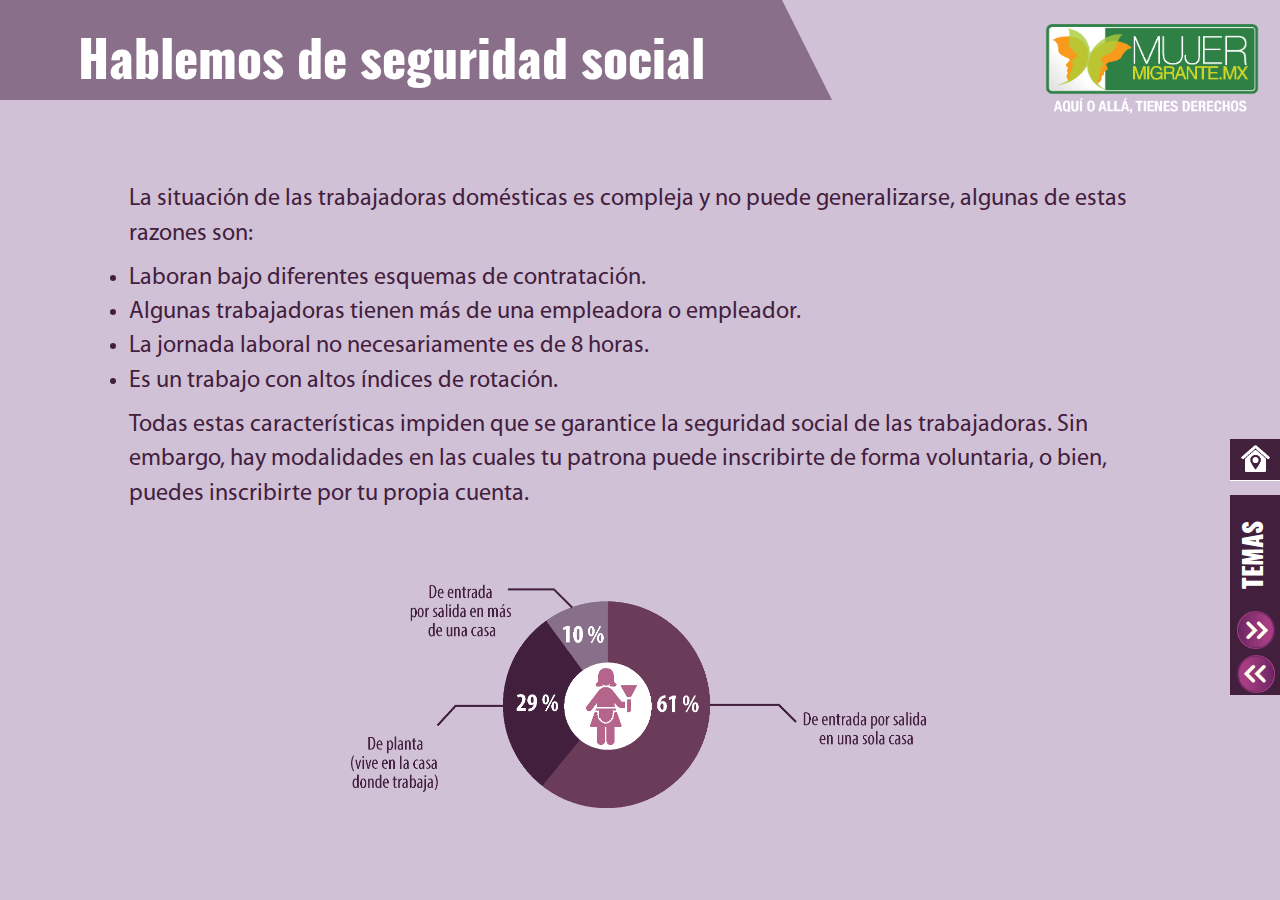
<file: hablemos_seguridad.html>
<!DOCTYPE HTML>
<html>
  <head>
    <meta http-equiv="content-type" content="text/html; charset=utf-8">
    <link href="css/bootstrap.css" rel="stylesheet" />
        <link href="css/style.css" rel="stylesheet" />
   <link href="css/dd.css" rel="stylesheet" />
    <script type="text/javascript" src="js/jquery.js"></script>
    <script type="text/javascript" src="js/bootstrap.min.js"></script>
     <script type="text/javascript" src="js/personal.js"></script>
   <script type="text/javascript" src="js/hab_seg.js"></script>


    <title>Hablemos de seguridad</title>
  </head>
 <body id='color'>
    <div id='cont'>
    <div id="home">
        <a href='index.html'>
          <img src='css/img/Home.png'>
        </a>
      </div>
      <div id="menu">
        <div id="txt">
          TEMAS
        </div>
        <div id="next">
          <img src='css/img/H1.Next.png' class=''>
        </div>
        <div id="back">
          <img src='css/img/H1.back.png' class=''>
        </div>
      </div>
      <div id="sub-menu">
        <ul>
         <a href='decalogo_derechos.html'><li class='ln opt'>Decálogo de derechos laborales</li></a>
          <a href='defiende_derechos.html'><li class='ln opt'>Defiende tus derechos</li></a>
          <a href="hablemos_seguridad.html"><li class='ln opt'>Hablemos de seguridad social</li></a>
          <a href="conoce_cifras.html"><li class='opt'>Conoce las cifras</li></a>
        </ul>
      </div>
    </div>
    <div id="mm">
      <img src='css/img/H1.Logo MM.png'>
    </div>

    <div class="oculto" id="cero">
      <div class="h_s" id="">
        <div id='top-tittle' class='mar-left' >Hablemos de seguridad social</div>
      </div>
      <div class="col-xs-11 col-sm-11 col-md-11 ptext">
        <div class="mar-left">
          <p class='space2'>
           La situación de las trabajadoras domésticas es compleja y no puede generalizarse, algunas de estas razones son:
          </p>
          <p>
            <li> Laboran bajo diferentes esquemas de contratación.</li>
            <li>Algunas trabajadoras tienen más de una empleadora o empleador.</li>
            <li>La jornada laboral no necesariamente es de 8 horas.</li>
            <li>Es un trabajo con altos índices de rotación.</li>
          </p>
          <p>Todas estas características impiden que se garantice la seguridad social de las trabajadoras. Sin embargo, hay modalidades en las cuales tu patrona puede inscribirte de forma voluntaria, o bien, puedes inscribirte por tu propia cuenta.</p>
        </div>
      </div>
      <div class="col-xs-10 col-md-6  col-sm-6 col-md-offset-3 col-xs-offset-2">
        <img src='css/img/H32 Grafica.png' id='im-26' class='col-xs-12 col-md-12'>
      </div>
    </div>

    <div class="oculto" id="uno">
      <div id="top-tittle2" class="mar-left">Incorporación al IMSS</div>
        <div class="col-xs-11 col-md-11 ptext">
      <div class="col-xs-11 col-md-11 ptext">
        <div class="mar-left">
          <p class='space2'>
            El Instituto Mexicano del Seguro Social tiene un plan de incorporación voluntaria específicamente para personas dedicadas al trabajo doméstico. Con este plan, tu patrona o patrón te puede dar de alta para que obtengas asistencia médica familiar, quirúrgica, farmacéutica y hospitalaria.<br>
            Además, con esta modalidad también obtienes acceso a las pensiones de invalidez, viudez, cesantía, vejez, orfandad y ascendencia.
          </p>
          <p>Además, con esta modalidad también obtienes acceso a las pensiones de invalidez, viudez, cesantía, vejez, orfandad y ascendencia.</p>
        </div>
      </div>
      <div class="col-xs-5 col-md-6 col-md-offset-4 col-xs-offset-4">
          <div id='cost1' class="col-xs-4 col-md-3 div-sp mar-left down mouse" data-toggle="modal" data-target="#myModal6-1">
            ￼Costos
          </div>
         <div id='req' class="col-xs-4 col-md-3 div-sp mar-left down mouse" data-toggle="modal" data-target="#myModal1-2">
            ￼ Requisitos
          </div>
         <div id='lugA' class="col-xs-4 col-md-3 div-sp mar-left down mouse" data-toggle="modal" data-target="#myModal2">
            ￼ Lugar de atención
          </div>
           <div id='pa' class="col-xs-4 col-md-4 div-sp mar-left down mouse" data-toggle="modal" data-target="#myModal3">
            ￼ Documentos de la patrona o patrón
          </div>
          <div id='res' class="col-xs-4 col-md-3 div-sp mar-left down mouse" data-toggle="modal" data-target="#myModal4">
            ￼ Restricciones
          </div>
             <div id='d_e' class="col-xs-4 col-md-4 div-sp mar-left down mouse " data-toggle="modal" data-target="#myModal5">
            ￼ Documentos de la empleada
          </div>



        <img src='css/img/Esquema IMSS.png' id='im-26' class='col-xs-9 col-md-9'>
         <!--Modal inicio-->
    <div class="modal fade" id="myModal1-2" tabindex="-1" role="dialog" aria-labelledby="myModalLabel">
      <div class="modal-dialog modal-md" role="document">
        <div class=" modal-content m1 gris">
          <div id='head-m0'class="modal-header">
            <button type="button" class="close" data-dismiss="modal" aria-label="Close"><span aria-hidden="true">&times;</span></button>
            <h4 class="modal-title" id="myModalLabel"></h4>
          </div>
          <div class="modal-body">
            <p>
              La empleadora o empleador se
              patrona o patrón te puede dar de alta para que obtengas asistencia médica familiar,
              tiene que dar de alta como “Patrón
              persona física” en el IMSS e ir en
              ￼compañía de la trabajadora • Identificación oficial con fotografía y corresponda, en horario de lunes a doméstica.
            </p>
          </div>
        </div>
      </div>
    </div>
    <!--Modal fin-->
           <!--Modal inicio-->
    <div class="modal fade" id="myModal2" tabindex="-1" role="dialog" aria-labelledby="myModalLabel">
      <div class="modal-dialog modal-md" role="document">
        <div class=" modal-content m1 gris">
          <div id='head-m0'class="modal-header">
            <button type="button" class="close" data-dismiss="modal" aria-label="Close"><span aria-hidden="true">&times;</span></button>
            <h4 class="modal-title" id="myModalLabel"></h4>
          </div>
          <div class="modal-body">
            <p>
              En la subdelegación que te corresponda, en horario de lunes a viernes de 08:00 a 15:30.
            </p>
            <a target='_blank' href="http://www.imss.gob.mx/directorio"><p>Encuentra tu delegación</p></a>
          </div>
        </div>
      </div>
    </div>
    <!--Modal fin-->
     <!--Modal inicio-->
    <div class="modal fade" id="myModal3" tabindex="-1" role="dialog" aria-labelledby="myModalLabel">
      <div class="modal-dialog modal-md" role="document">
        <div class=" modal-content m1 gris">
          <div id='head-m0'class="modal-header">
            <button type="button" class="close" data-dismiss="modal" aria-label="Close"><span aria-hidden="true">&times;</span></button>
            <h4 class="modal-title" id="myModalLabel"></h4>
          </div>
          <div class="modal-body">
            <ul>Identificación oficial con fotografía y corresponda, en horario de lunes a doméstica. firma, en original y copia.</ul>
            <ul>Comprobante del pago de la cuota anual anticipada del aseguramiento, en copia.</ul>
          </div>
        </div>
      </div>
    </div>
    <!--Modal fin-->
    <!--Modal inicio-->
    <div class="modal fade" id="myModal4" tabindex="-1" role="dialog" aria-labelledby="myModalLabel">
      <div class="modal-dialog modal-md" role="document">
        <div class=" modal-content m1 gris">
          <div id='head-m0'class="modal-header">
            <button type="button" class="close" data-dismiss="modal" aria-label="Close"><span aria-hidden="true">&times;</span></button>
            <h4 class="modal-title" id="myModalLabel"></h4>
          </div>
          <div class="modal-body">
            La incorporación no será viable si la trabajadora doméstica tiene alguna enfermedad preexistente.
          </div>
        </div>
      </div>
    </div>
    <!--Modal fin-->
   <!--Modal inicio-->
    <div class="modal fade" id="myModal5" tabindex="-1" role="dialog" aria-labelledby="myModalLabel">
      <div class="modal-dialog modal-md" role="document">
        <div class=" modal-content m1 gris">
          <div id='head-m0'class="modal-header">
            <button type="button" class="close" data-dismiss="modal" aria-label="Close"><span aria-hidden="true">&times;</span></button>
            <h4 class="modal-title" id="myModalLabel"></h4>
          </div>
          <div class="modal-body">
            <ul>•  Identificación oficial con fotografía y firma, en original.</ul>

            <ul>• Comprobante de domicilio de los últimos tres meses. Si la empleada duerme en el domicilio de trabajo, puede usarse ese.</ul>
            <ul>• Acta de nacimiento, en original y copia.</ul>
            <ul>• CURP.</ul>
            <ul>• Cuestionario médico que proporciona el IMSS, llenado por la trabajadora y por cada familiar a asegurar, en original.</ul>
            <ul>• Por persona asegurada se requieren dos fotografías recientes tamaño infantil.</ul>
          </div>
        </div>
      </div>
    </div>
    <!--Modal fin-->
    <!--Modal inicio-->
    <div class="modal fade" id="myModal6-1" tabindex="-1" role="dialog" aria-labelledby="myModalLabel">
      <div class="modal-dialog modal-md" role="document">
        <div class=" modal-content m1 gris">
          <div id='head-m0'class="modal-header">
            <button type="button" class="close" data-dismiss="modal" aria-label="Close"><span aria-hidden="true">&times;</span></button>
            <h4 class="modal-title" id="myModalLabel"></h4>
          </div>
          <div class="modal-body">
            <p>El pago es anual y anticipado, se realiza en el banco y no es reembolsable. La cuota será estimada según el número de salarios mínimos vigente en el Distrito Federal al mes</p>
            <p>Por ejemplo, sobre un sueldo mensual de $1,942.80 pesos, el pago es de $7,492.54 pesos (tomando como base un salario mínimo); sobre un sueldo mensual de $2,914.20 pesos es de $8,827.49 pesos (tomando como base 1.5 salarios minímos).</p>
          </div>
        </div>
      </div>
    </div>
    <!--Modal fin-->
      </div>
    </div>
    </div>

    <div class="oculto" id="dos">
      <div id="top-tittle2" class="mar-left">Seguro Popular</div>
        <div class="col-xs-11 col-md-11 ptext">
      <div class="col-xs-11 col-md-11 ptext">
        <div class="mar-left">
          <p class='space2'>
            El objetivo del Seguro Popular es garantizar servicios de salud para todas aquellas personas que no sean derechohabientes de otra institución y que decidan afiliarse voluntariamente.
          </p>
          <p>Si no es viable tu incorporación en el IMSS, puedes darte de alta en el Seguro
              Popular por tu cuenta y contemplarlo al momento de ofrecer tus servicios, pues tu
              aseguramiento previo implica un beneficio adicional para quien te emplee.</p>
          <p>Además, con esta modalidad también obtienes acceso a las pensiones de invalidez, viudez, cesantía, vejez, orfandad y ascendencia.</p>
        </div>
      </div>
      <div class="col-xs-5 col-md-6 col-md-offset-4 col-xs-offset-4">

         <div id='lugA2' class="col-xs-4 col-md-3 div-sp mar-left down mouse" data-toggle="modal" data-target="#myModal22">
            ￼ Lugar de atención
          </div>
           <div id='pa2' class="col-xs-4 col-md-4 div-sp mar-left down mouse" data-toggle="modal" data-target="#myModal3-2">
            ￼ Documentos
          </div>
          <div id='res2' class="col-xs-4 col-md-3 div-sp mar-left down mouse" data-toggle="modal" data-target="#myModal4-2">
            ￼ Costos
          </div>
             <div id='d_e2' class="col-xs-4 col-md-4 div-sp mar-left down mouse " data-toggle="modal" data-target="#myModal5-2">
            ￼ Requisitos
          </div>
        <img src='css/img/Esquema SP.png' id='im-26' class='col-xs-9 col-md-9'>
           <!--Modal inicio-->
          
    <div class="modal fade" id="myModal22" tabindex="-1" role="dialog" aria-labelledby="myModalLabel">
      <div class="modal-dialog modal-md" role="document">
        <div class=" modal-content m1 gris">
          <div id='head-m0'class="modal-header">
            <button type="button" class="close" data-dismiss="modal" aria-label="Close"><span aria-hidden="true">&times;</span></button>
            <h4 class="modal-title" id="myModalLabel"></h4>
          </div>
          <div class="modal-body">

            <a target='_blank' href="http://www.seguro-popular.gob.mx/index.php/como-me-afilio/proceso-de-afiliacion"><p>Ubica tu Módulo de Afiliación y Orientación más cercano.</p></a>
          </div>
        </div>
      </div>
    </div>
    <!--Modal fin-->
     <!--Modal inicio-->
    <div class="modal fade" id="myModal4-2" tabindex="-1" role="dialog" aria-labelledby="myModalLabel">
      <div class="modal-dialog modal-md" role="document">
        <div class=" modal-content m1 gris">
          <div id='head-m0'class="modal-header">
            <button type="button" class="close" data-dismiss="modal" aria-label="Close"><span aria-hidden="true">&times;</span></button>
            <h4 class="modal-title" id="myModalLabel"></h4>
          </div>
          <div class="modal-body">
            <p>Al afiliarte,  contestarás una Cédula de características Socioeconómicas del Hogar Lugar de
￼￼atención
￼￼(CECASOEH). Dependiendo del resultado se te indicará si debes cubrir cuota de afiliación o no.</p>
          </div>
        </div>
      </div>
    </div>
    <!--Modal fin-->
    <!--Modal inicio-->
    <div class="modal fade" id="myModal4" tabindex="-1" role="dialog" aria-labelledby="myModalLabel">
      <div class="modal-dialog modal-md" role="document">
        <div class=" modal-content m1 gris">
          <div id='head-m0'class="modal-header">
            <button type="button" class="close" data-dismiss="modal" aria-label="Close"><span aria-hidden="true">&times;</span></button>
            <h4 class="modal-title" id="myModalLabel"></h4>
          </div>
          <div class="modal-body">
            La incorporación no será viable si la trabajadora doméstica tiene alguna enfermedad preexistente.
          </div>
        </div>
      </div>
    </div>
    <!--Modal fin-->
   <!--Modal inicio-->
    <div class="modal fade" id="myModal3-2" tabindex="-1" role="dialog" aria-labelledby="myModalLabel">
      <div class="modal-dialog modal-md" role="document">
        <div class=" modal-content m1 gris">
          <div id='head-m0'class="modal-header">
            <button type="button" class="close" data-dismiss="modal" aria-label="Close"><span aria-hidden="true">&times;</span></button>
            <h4 class="modal-title" id="myModalLabel"></h4>
          </div>
          <div class="modal-body">
            <ul>Original y Copia:</ul>
            <ul>•  Comprobante de domicilio de los últimos tres meses. </ul>

            <ul>• Identificación oficial con fotografía.</ul>
            <ul>• CURP.</ul>
            <ul>• Si eres beneficiada por algún programa de apoyo del Gobierno Federal, presenta un comprobante.</ul>
            <ul>• Si eres menor de 25 años y estudias, también presenta un comprobante.</ul>
          </div>
        </div>
      </div>
    </div>
    <!--Modal fin-->
     <!--Modal inicio-->
    <div class="modal fade" id="myModal5-2" tabindex="-1" role="dialog" aria-labelledby="myModalLabel">
      <div class="modal-dialog modal-md" role="document">
        <div class=" modal-content m1 gris">
          <div id='head-m0'class="modal-header">
            <button type="button" class="close" data-dismiss="modal" aria-label="Close"><span aria-hidden="true">&times;</span></button>
            <h4 class="modal-title" id="myModalLabel"></h4>
          </div>
          <div class="modal-body">
            <p>Ser mexicana y no estar afiliada a ninguna otra institución de seguridad social (IMSS, ISSSTE, PEMEX, etc.).</p>
          </div>
        </div>
      </div>
    </div>
    <!--Modal fin-->
      </div>
    </div>
    </div>


  </body>
</html>
</file>
<file: css/style.css>
@font-face{
  font-family: "MyriadBold";
  src: url("fonts/MYRIADPRO-BOLDCOND.woff") format("woff");
}
@font-face{
  font-family: "MyriadRegular";
  src: url("fonts/MyriadPro-Regular.woff") format("woff");
}
@font-face{
  font-family: "OswaldHeavy";
  src: url("fonts/Oswald-Heavy.woff") format("woff");
}
@font-face{
  font-family: "OswaldLight";
  src: url("fonts/oswald.light.woff") format("woff");
}
.close{
  color: #fff !important;
  opacity: 1 !important;
}
#white{
  color: #000 !important;
  opacity: 1 !important;
}
.ptext{
  font-size: 24px;
  font-family: "MyriadRegular";
  color: #42203d;
}
#index{
  background-color: #6b3a5a;
}
#color{
  background-color: #d1c1d7;
}
#header{
  background-color: #8a6f8b;
  font-size: 50px;
  z-index: 10;
  -webkit-transform: rotateZ(-5.5deg);
  -moz-transform: rotateZ(-5.5deg);
  -o-transform: rotateZ(-5.5deg);
  width: 60%;
  margin-left: 5%;
  margin-top: -22%;
  color: #fff;
  font-family: "OswaldHeavy";
}
.top{
  width: 100%;
}
#mm img{
  position: absolute;
  margin-top: 0%;
  margin-left: 80%;
  width: 20%;
}
.text{
  font-size: 20px;
  color: #fff;
}
#int-mt{
  margin-top: 10%;
  margin-left: 10%;
  font-family: "OswaldLight";
  font-size: 30px;
  color: #fff;
}
.logos{
  padding-left: 0px;
  margin-left: 0px;
}
#home img{
  width: 50px;
  position: absolute;
  right: 0%;
  /*top:48.8%;*/
  top: 48.8%;
  border-bottom: 1px solid #fff;
}
#menu{
  position: absolute;
  width: 50px;
  height: 200px;
  background-color: #42203d;
  overflow: hidden;
  right: 0%;
  top:55%;
  z-index: 10;
}
#menu #next, #back{
  width: 39px;
  margin-left: 3%;
}
#menu #txt{
  webkit-transform: rotate(-90deg);
  -moz-transform: rotate(-90deg);
  -ms-transform: rotate(-90deg);
  -o-transform: rotate(-90deg);
  transform: rotate(-90deg);
  -webkit-transform-origin: 23px 17px;
  -moz-transform-origin: 23px 17px;
  -ms-transform-origin: 23px 17px;
  -o-transform-origin: 23px 17px;
  transform-origin: 23px 17px;

  width: 100px;
  position: relative;
  top: 70px;
  margin-bottom: 80px;
  color: #fff;
  font-size: 25px;
  text-align: center;
  font-family: "OswaldHeavy";
}
.ln{
  border-bottom: 2px solid #6b3a5a;
}
#next img{
  width: 38px;
  margin-left: 15%;
}
#back img{
  margin-top: 15%;
  width: 38px;
  margin-left: 15%;
}
#sub-menu{
  position: absolute;
  display: none;
  background-color: #8a6f8b;
  top: 55%;
  right: 50px;
  height: 200px;
  z-index: 100;
  -webkit-box-shadow: -15px 14px 23px -8px rgba(0,0,0,0.82);
  -moz-box-shadow: -15px 14px 23px -8px rgba(0,0,0,0.82);
  box-shadow: -15px 14px 23px -8px rgba(0,0,0,0.82);
}
#sub-menu ul{
  padding:0;
}
#sub-menu ul li{
  text-decoration:none;
  font-family: "OswaldHeavy";
  padding-top: 12px;
  padding-right: 15px;
  padding-bottom: 12px;
  padding-left: 15px;
  display:block;
  color:#fff;
  font-size: 17px;
  -webkit-transition: all 0.2s ease-in-out 0s;
  -moz-transition: all 0.2s ease-in-out 0s;
  -o-transition: all 0.2s ease-in-out 0s;
  -ms-transition: all 0.2s ease-in-out 0s;
  transition: all 0.2s ease-in-out 0s;
}
#next, #back:hover{
  cursor: pointer;
}
#txt:hover{
  cursor: default;
}
/*#menu:hover + #sub-menu{*/
  /*display: block;*/
/*}*/

#trapezoid {
  border-bottom: 100px solid #b6648c;
  border-right: 50px solid transparent;
  height: 0;
  width: 65%;
  color: #fff;
}
.opt:hover{
  background-color: #382B36;
  text-decoration: none;
}
#sub-menu ul a{
  text-decoration: none;
  color: #fff;
}
#top-tittle{
  padding-top: 3%;
  font-family: "OswaldHeavy";
  font-size: 50px;
}
.espacio{
  margin-top: 15%;
}
.mar-left{
  margin-left: 10%;
}
.mouse{
  cursor: pointer;
}
.div-sp{
  -webkit-border-radius: 30px;
  -moz-border-radius: 30px;
  border-radius: 30px;
  background-color: #a88fb5;
  color: #6b3a5a;
  font-family: "MyriadBold";
  font-size: 24px;
  padding:2%;
}

@media (max-width:970px) {
  #top-tittle{
    font-size: 35px;
  }
}
</file>
<file: css/index.css>
#int-mt{
  margin-bottom: 5%;
}
@media (max-width:1245px) {
  #header{
    font-size: 40px;
  }
}
@media (max-width:835px) {
  #header{
    width: 90%;
  }
}
@media (max-width:565px) {
  #header{
    font-size: 30px;
  }
  #int-mt{
    font-size: 23px;
  }
}
</file>
<file: css/dd.css>
.oculto{
	display: none;
}


#top-tittle2 {
    color: #CC6699;
    font-family: "OswaldHeavy";
    font-size: 50px;
    padding: 0;
  
}

#top-tittle3 {
    color: #663366;
    font-family: "OswaldHeavy";
    font-size: 50px;
    padding: 0;
  
}

.space2{
	margin-top: 8%;
}
.down{
	margin-top: 5%;
}


.space_img{
	margin-top: 3%;
}


#mm2 img{
  position: absolute;
  margin-top: -7%;
  margin-left: 80%;
  width: 20%;
}

#im-26{
	margin-top: 10%;
	   

}
#im-28{
	margin-top: 34%;
	}
#im-30{
text-align: center;
	}   
#req{
	    position: absolute;
    right: 50%;
    top: -7%;
    text-align: center;

}
.gris{
      
      background-color: #999999;
    color: white;
}
#d_e2 {
    position: absolute;
    top: 77%;
    right: -4%;
    text-align: center;
}
#cost1 {
    position: absolute;
    right: 50%;
    top: 92%;
    text-align: center;
}

#lugA{
	position: absolute;
    right: 94%;
    top: 11%;
    text-align: center;
}
#pa{
	    position: absolute;
    right: -4%;
    top: 11%;
    text-align: center;
}
#lugA2{
    position: absolute;
    right: 94%;
    top: 1%;
    text-align: center;
}
#pa2{
    position: absolute;
    right: -4%;
    top: 5%;
    text-align: center;

}
#res{
	    position: absolute;
        top: 69%;

    right: 94%;
    text-align: center;
}
#res2{
	 position: absolute;
    top: 77%;
    right: 94%;
    text-align: center;

}
#d_e{
	    position: absolute;
        top: 65%;
    right: -4%;
    text-align: center;
}
#head-m0 {
    border-bottom: 0;
}
#trapezoid {
	    border-bottom: 100px solid #663366;
	}
.h_s {
  border-bottom: 100px solid #8a6f8b;
  border-right: 50px solid transparent;
  height: 0;
  width: 65%;
  color: #fff;
}

.bigText{
	font-size: 33px;
    font-family: "MyriadRegular";
    color: #42203d;
    font-weight: bold;
}
.bigText{
	font-size: 27px;
    font-family: "MyriadRegular";
    color: #42203d;
    font-weight: bold;
}
#flecha{
	    top: 87px;
}
#flecha_w{
	        right: -6%;
}
.sqSmall{
	font-size: 22px;
    font-family: "Myriad Pro Condensed";
    background-color: #806C88;
    
}
.prin_sq{
	    top: 38px;

}
.w_sq{
	color:white;
	text-align: center;
	    margin-top: 5%;

}
#d_s{
	    margin-top: 6%;
}
#fuent{
	    margin-top: 56%;
}

@media (max-width:992px) {
    .abajo{
     margin-bottom: 42px;
    right: -10%;
}
    #flecha{
      display: none;
    }
    #flecha_w {
    right: 2%;
}
}

@media (max-width:767px) {
    .abajo2{
     margin-bottom: 42px;
    right: -21%;
}
#fuent{
        margin-top: 21%;
}
}



@media (max-width:1150px) {
   #top-tittle {
    padding-top: 3%;
    font-size: 37px;

}
}
@media (max-width:867px) {
   #top-tittle {
    font-size: 32px;

}
}
@media (max-width:457px) {
   #top-tittle {
    font-size: 26px;

}

}
</file>
<file: css/dec_der.css>
#cero #im-h3{
  margin-top: 18%;
  margin-left: 16%;
}
#cero .div-sp{
  margin-top: 3%;
}
.space{
  display: none;
}
#cero #im-2{
  margin-top: 4%;
  margin-left: 10%;
  cursor: pointer;
}
.m0{
  background-color: #b6648c;
  color: #fff;
  font-size: 20px;
  font-family: "MyriadRegular";
}
.m1{
  background-color: #6b3a5a;
  color: #fff;
  font-size: 20px;
  font-family: "MyriadRegular";
}
#head-m0{
  border-bottom: 0;
}
.head{
  color: #CC6699;
  font-family: "OswaldHeavy";
  font-size: 50px;
  padding: 0;
  padding-left: 5%;
  margin-bottom: 8%;
}
#uno #im-1{
  margin-left: 5%;
}
.img-bot{
  margin-top: 13%;
}
#siete .img-bot{
  margin-top: 8%;
}

#nueve #im-2{
  margin-top: -45%;
}
@media (max-width:844px) {
  #nueve #im-2{
    margin-top: 0%;
  }
}
@media (max-width:768px) {
  .separacion{
    margin-bottom: 5%;
  }
}
@media (max-width:700px) {
  .space{
    display: block;
  }
}
@media (max-width:580px) {
  #diez .head{
    font-size: 40px;
  }

.mostrar{
  display: block;
}
.content{

  display: none;

}
</file>
